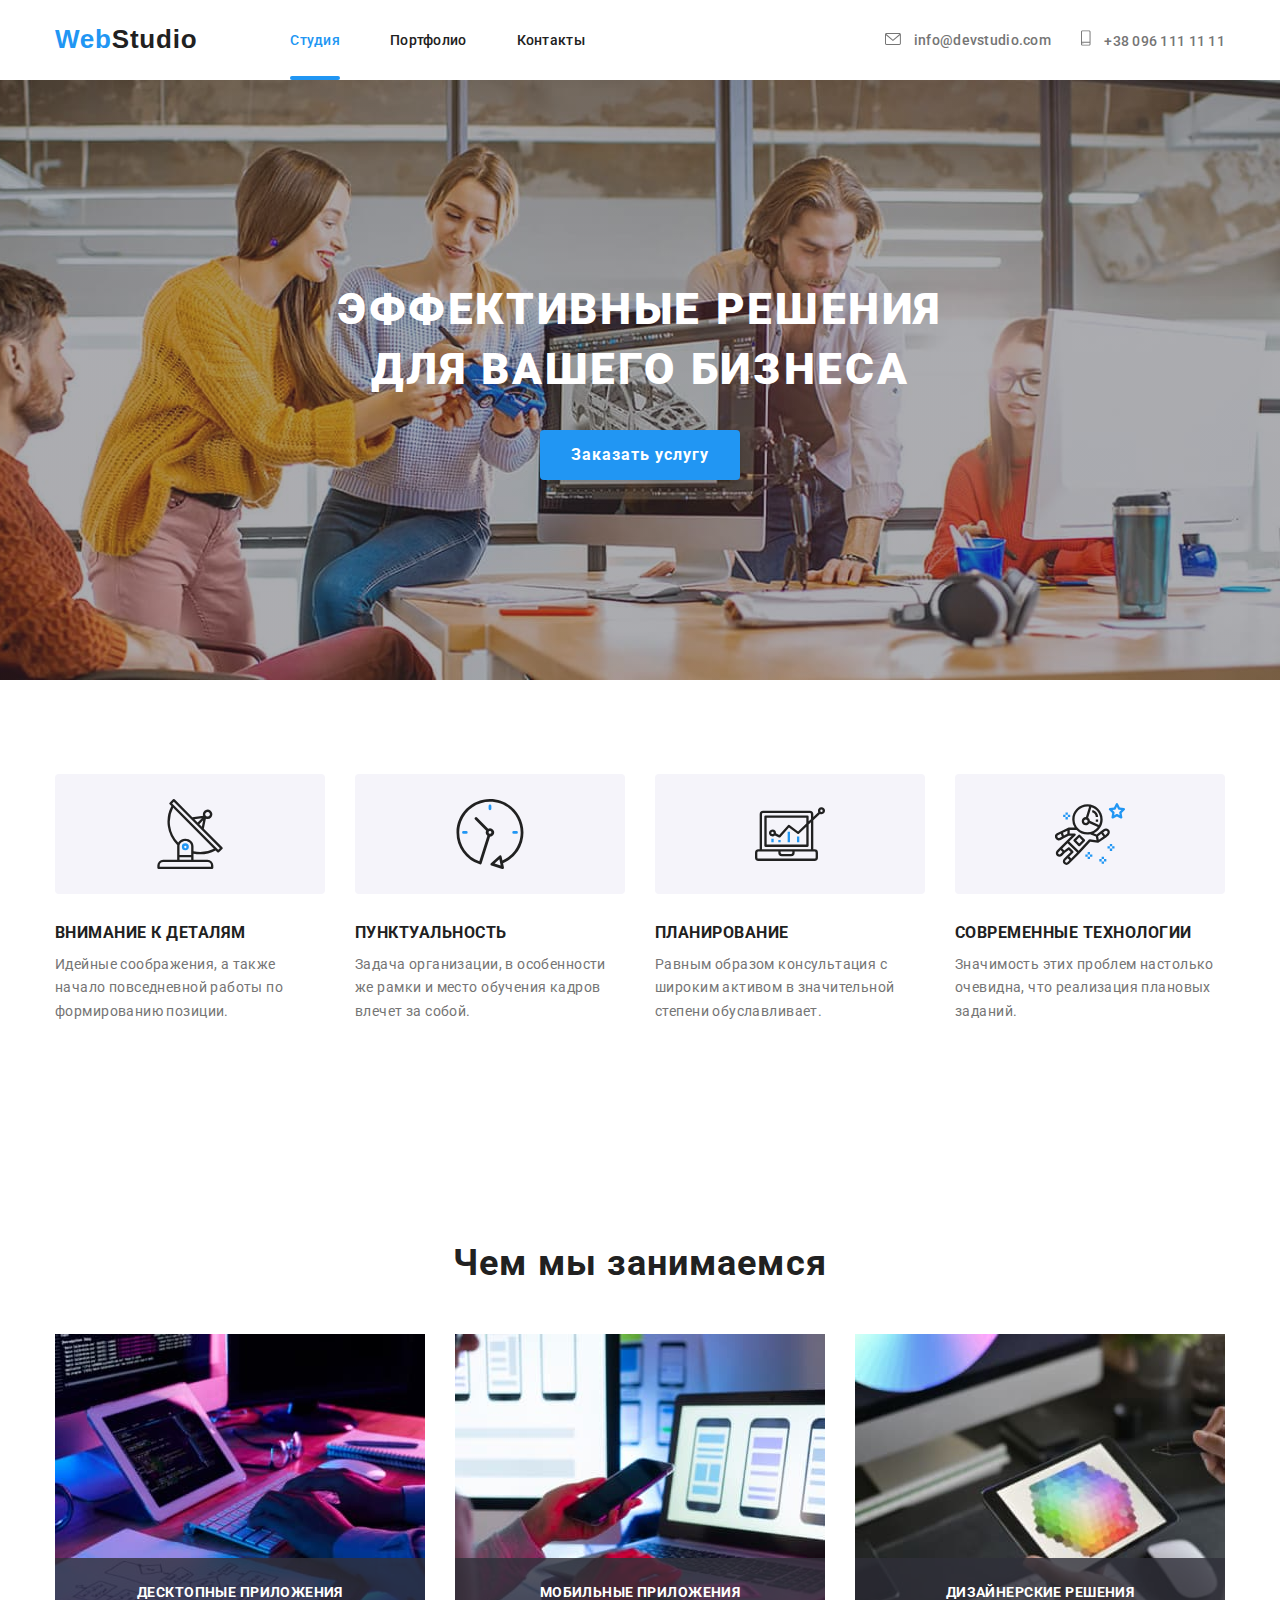
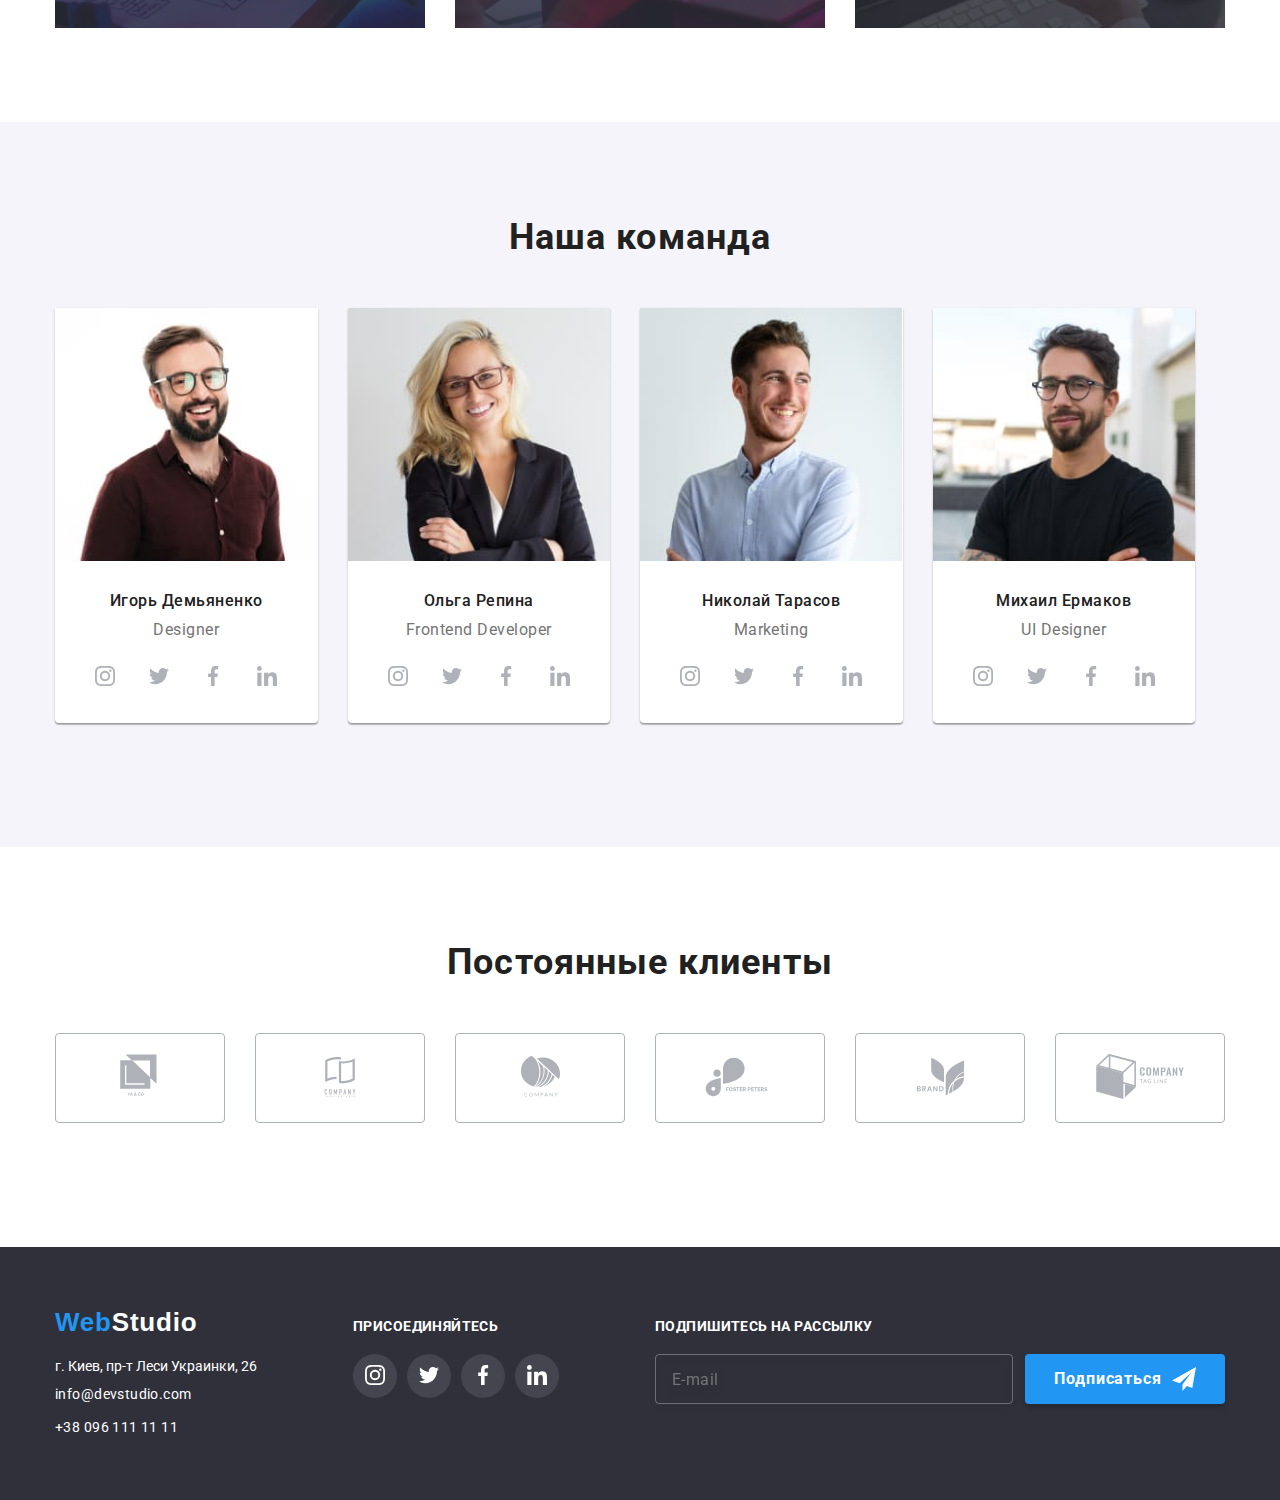
<file: index.html>
<!DOCTYPE html>
<html lang="ru">
  <head>
    <meta charset="UTF-8" />
    <meta name="viewport" content="width=device-width, initial-scale=1.0" />
    <title>Document</title>
    <link
      href="https://fonts.googleapis.com/css2?family=Raleway:wght@700&family=Roboto:wght@400;500;700;900&display=swap"
      rel="stylesheet"
    />
    <link
      href="https://cdnjs.cloudflare.com/ajax/libs/modern-normalize/1.0.0/modern-normalize.min.css"
      rel="stylesheet"
    />
    <link href="./css/main.min.css" rel="stylesheet" />
  </head>
  <body>
    <header>
      <div class="head-container">
        <a href="./index.html" class="logo"
          ><span class="logo_accent">Web</span>Studio</a
        >
        <button type="button" class="menu-button" aria-expanded="false" data-menu-button>
          <svg class="menu-button_icon" aria-label="Кнопка мобильного меню">
            <use href="./image/sprite.svg#icon-crossclose" class="cross-icon"></use>
            <use href="./image/sprite.svg#icon-menu" class="menu-icon"></use>
          </svg>
        </button>
        <div class="menu" aria-expanded="false" data-menu>
          <nav>
            <ul class="nav">
              <li class="nav_item">
                <a href="./index.html" class="nav_link page-current">Студия</a>
              </li>
              <li class="nav_item">
                <a href="./portfolio.html" class="nav_link">Портфолио</a>
              </li>
              <li class="nav_item">
                <a href="" class="nav_link">Контакты</a>
              </li>
            </ul>
          </nav>
          <ul class="contact-list">
            <li class="contact-list_item">
              <a href="mailto:info@devstudio.com" class="contact">
                <svg class="contact_icon contact_icon--envelope">
                  <use href="./image/sprite.svg#icon-envelope"></use>
                </svg>
                info@devstudio.com</a
              >
            </li>
            <li class="contact-list_item">
              <a href="tel:+380961111111" class="contact">
                <svg class="contact_icon contact_icon--phone">
                  <use href="./image/sprite.svg#icon-smartphone"></use>
                </svg>
                +38 096 111 11 11</a
              >
            </li>
          </ul>
        </div>
      </div>
    </header>
    <section class="hero">
      <div class="banner">
        <h1 class="banner_title">
          Эффективные решения<br />для вашего бизнеса
        </h1>
        <button type="button" class="main-button" data-modal-open>
          Заказать услугу
        </button>
      </div>
    </section>
    <section class="section values-section">
      <div class="container">
        <h2 class="section_title visually-hidden">Наши ценности</h2>
        <!--этот заголовок скрыт-->
        <ul class="values">
          <li class="value">
            <div class="value_img">
              <svg class="value_icon">
                <use href="./image/sprite.svg#icon-antenna"></use>
              </svg>
            </div>
            <h3 class="value_title">Внимание к деталям</h3>
            <p class="value_descr">
              Идейные соображения, а также начало повседневной работы по
              формированию позиции.
            </p>
          </li>
          <li class="value">
            <div class="value_img">
              <svg class="value_icon">
                <use href="./image/sprite.svg#icon-clock"></use>
              </svg>
            </div>
            <h3 class="value_title">Пунктуальность</h3>
            <p class="value_descr">
              Задача организации, в особенности же рамки и место обучения кадров
              влечет за собой.
            </p>
          </li>
          <li class="value">
            <div class="value_img">
              <svg class="value_icon">
                <use href="./image/sprite.svg#icon-diagram"></use>
              </svg>
            </div>
            <h3 class="value_title">Планирование</h3>
            <p class="value_descr">
              Равным образом консультация с широким активом в значительной
              степени обуславливает.
            </p>
          </li>
          <li class="value">
            <div class="value_img">
              <svg class="value_icon">
                <use href="./image/sprite.svg#icon-astronaut"></use>
              </svg>
            </div>
            <h3 class="value_title">Современные технологии</h3>
            <p class="value_descr">
              Значимость этих проблем настолько очевидна, что реализация
              плановых заданий.
            </p>
          </li>
        </ul>
      </div>
    </section>
    <section class="section section--activities">
      <div class="container">
        <h2 class="section_title">Чем мы занимаемся</h2>
        <ul class="activities-list">
          <li class="activity">
            <img
              srcset="./image/desktop/tablet.jpg 1x, ./image/desktop/tablet@2x.jpg 2x, ./image/desktop/tablet@3x.jpg 3x"
              src="./image/img_1.jpg"
              alt="Компьютерное приложение"
              width="370"
              height="294"
            />
            <div class="activity_overlay">
              <p class="activity_title">Десктопные приложения</p>
            </div>
          </li>
          <li class="activity">
            <img
              srcset="./image/desktop/desktop.jpg 1x, ./image/desktop/desktop@2x.jpg 2x, ./image/desktop/desktop@3x.jpg 3x"
              src="./image/img_2.jpg"
              alt="Приложение для смартфона"
              width="370"
              height="294"
            />
            <div class="activity_overlay">
              <p class="activity_title">Мобильные приложения</p>
            </div>
          </li>
          <li class="activity">
            <img
              srcset="./image/desktop/hexagon.jpg 1x, ./image/desktop/hexagon@2x.jpg 2x, ./image/desktop/hexagon@3x.jpg 3x"
              src="./image/img_3.jpg"
              alt="Приложение для планшета"
              width="370"
              height="294"
            />
            <div class="activity_overlay">
              <p class="activity_title">Дизайнерские решения</p>
            </div>
          </li>
        </ul>
      </div>
    </section>
    <section class="section section--diferent">
      <div class="container">
        <h2 class="section_title">Наша команда</h2>
        <ul class="team">
          <li class="member">
            <picture>
              <source srcset="./image/mob/img_pr_design.jpg 1x, ./image/mob/img_pr_design@2x.jpg 2x, ./image/mob/img_pr_design@3x.jpg 3x" media="(max-width: 767px)"/>
              <source srcset="./image/desktop/img_pr_design.jpg 1x, ./image/desktop/img_pr_design@2x.jpg 2x, ./image/desktop/img_pr_design@3x.jpg 3x" media="(min-width: 1200px)"/>
              <source srcset="./image/tablet/img_pr_design.jpg 1x, ./image/tablet/img_pr_design@2x.jpg 2x, ./image/tablet/img_pr_design@3x.jpg 3x" media="(max-width: 767px)"/>
              <img
                src="./image/mob/img_pr_design.jpg"
                alt="Фото Игоря Демьяненко"
              />

            </picture>
            
            <h3 class="member_name">Игорь Демьяненко</h3>
            <p lang="en" class="member_position">Designer</p>
            <ul class="social-net">
              <li class="social-net_link">
                <a href="https://www.instagram.com/" target="_blank">
                  <svg class="social-net_icon instagram">
                    <use href="./image/sprite.svg#icon-instagram"></use>
                  </svg>
                </a>
              </li>
              <li class="social-net_link">
                <a href="https://twitter.com/" target="_blank">
                  <svg class="social-net_icon">
                    <use href="./image/sprite.svg#icon-twitter"></use>
                  </svg>
                </a>
              </li>
              <li class="social-net_link">
                <a href="https://www.facebook.com/" target="_blank">
                  <svg class="social-net_icon">
                    <use href="./image/sprite.svg#icon-facebook"></use>
                  </svg>
                </a>
              </li>
              <li class="social-net_link">
                <a href="https://www.linkedin.com/" target="_blank">
                  <svg class="social-net_icon">
                    <use href="./image/sprite.svg#icon-linkedin"></use>
                  </svg>
                </a>
              </li>
            </ul>
          </li>
          <li class="member">
            <picture>
              <source srcset="./image/mob/img_develop.jpg 1x, ./image/mob/img_develop@2x.jpg 2x, ./image/mob/img_develop@3x.jpg 3x" media="(max-width: 767px)"/>
              <source srcset="./image/desktop/img_develop.jpg 1x, ./image/desktop/img_develop@2x.jpg 2x, ./image/desktop/img_develop@3x.jpg 3x" media="(min-width: 1200px)"/>
              <source srcset="./image/tablet/img_develop.jpg 1x, ./image/tablet/img_develop@2x.jpg 2x, ./image/tablet/img_develop@3x.jpg 3x" media="(max-width: 767px)"/>
              <img
                src="./image/mob/img_develop.jpg"
                alt="Фото Ольги Репиной"                
              />

            </picture> 
            <h3 class="member_name">Ольга Репина</h3>
            <p lang="en" class="member_position">Frontend Developer</p>
            <ul class="social-net">
              <li class="social-net_link">
                <a href="https://www.instagram.com/" target="_blank">
                  <svg class="social-net_icon instagram">
                    <use href="./image/sprite.svg#icon-instagram"></use>
                  </svg>
                </a>
              </li>
              <li class="social-net_link">
                <a href="https://twitter.com/" target="_blank">
                  <svg class="social-net_icon">
                    <use href="./image/sprite.svg#icon-twitter"></use>
                  </svg>
                </a>
              </li>
              <li class="social-net_link">
                <a href="https://www.facebook.com/" target="_blank">
                  <svg class="social-net_icon">
                    <use href="./image/sprite.svg#icon-facebook"></use>
                  </svg>
                </a>
              </li>
              <li class="social-net_link">
                <a href="https://www.linkedin.com/" target="_blank">
                  <svg class="social-net_icon">
                    <use href="./image/sprite.svg#icon-linkedin"></use>
                  </svg>
                </a>
              </li>
            </ul>
          </li>
          <li class="member">
            <picture>
              <source srcset="./image/mob/img_market.jpg 1x, ./image/mob/img_market@2x.jpg 2x, ./image/mob/img_market@3x.jpg 3x" media="(max-width: 767px)"/>
              <source srcset="./image/desktop/img_market.jpg 1x, ./image/desktop/img_market@2x.jpg 2x, ./image/desktop/img_market@3x.jpg 3x" media="(min-width: 1200px)"/>
              <source srcset="./image/tablet/img_market.jpg 1x, ./image/tablet/img_market@2x.jpg 2x, ./image/tablet/img_market@3x.jpg 3x" media="(max-width: 767px)"/>
              <img
                src="./image/mob/img_market.jpg"
                alt="Фото Николая Тарасова"
                
              />

            </picture> 
            
            <h3 class="member_name">Николай Тарасов</h3>
            <p lang="en" class="member_position">Marketing</p>
            <ul class="social-net">
              <li class="social-net_link">
                <a href="https://www.instagram.com/" target="_blank">
                  <svg class="social-net_icon instagram">
                    <use href="./image/sprite.svg#icon-instagram"></use>
                  </svg>
                </a>
              </li>
              <li class="social-net_link">
                <a href="https://twitter.com/" target="_blank">
                  <svg class="social-net_icon">
                    <use href="./image/sprite.svg#icon-twitter"></use>
                  </svg>
                </a>
              </li>
              <li class="social-net_link">
                <a href="https://www.facebook.com/" target="_blank">
                  <svg class="social-net_icon">
                    <use href="./image/sprite.svg#icon-facebook"></use>
                  </svg>
                </a>
              </li>
              <li class="social-net_link">
                <a href="https://www.linkedin.com/" target="_blank">
                  <svg class="social-net_icon">
                    <use href="./image/sprite.svg#icon-linkedin"></use>
                  </svg>
                </a>
              </li>
            </ul>
          </li>
          <li class="member">
            <picture>
              <source srcset="./image/mob/img_ui_design.jpg 1x, ./image/mob/img_ui_design@2x.jpg 2x, ./image/mob/img_ui_design@3x.jpg 3x" media="(max-width: 767px)"/>
              <source srcset="./image/desktop/img_ui_design.jpg 1x, ./image/desktop/img_ui_design@2x.jpg 2x, ./image/desktop/img_ui_design@3x.jpg 3x" media="(min-width: 1200px)"/>
              <source srcset="./image/tablet/img_ui_design.jpg 1x, ./image/tablet/img_ui_design@2x.jpg 2x, ./image/tablet/img_ui_design@3x.jpg 3x" media="(max-width: 767px)"/>
              <img
                src="./image/mob/img_ui_design.jpg"
                alt="Фото Михаила Ермакова"                
              />
            </picture> 
            
            <h3 class="member_name">Михаил Ермаков</h3>
            <p lang="en" class="member_position">UI Designer</p>
            <ul class="social-net">
              <li class="social-net_link">
                <a href="https://www.instagram.com/" target="_blank">
                  <svg class="social-net_icon instagram">
                    <use href="./image/sprite.svg#icon-instagram"></use>
                  </svg>
                </a>
              </li>
              <li class="social-net_link">
                <a href="https://twitter.com/" target="_blank">
                  <svg class="social-net_icon">
                    <use href="./image/sprite.svg#icon-twitter"></use>
                  </svg>
                </a>
              </li>
              <li class="social-net_link">
                <a href="https://www.facebook.com/" target="_blank">
                  <svg class="social-net_icon">
                    <use href="./image/sprite.svg#icon-facebook"></use>
                  </svg>
                </a>
              </li>
              <li class="social-net_link">
                <a href="https://www.linkedin.com/" target="_blank">
                  <svg class="social-net_icon">
                    <use href="./image/sprite.svg#icon-linkedin"></use>
                  </svg>
                </a>
              </li>
            </ul>
          </li>
        </ul>
      </div>
    </section>
    <section class="section">
      <div class="container">
        <h2 class="section_title">Постоянные клиенты</h2>
        <ul class="client-base">
          <li class="client">
            <a href="" target="_blank">
              <svg class="client_logo client_logo--1">
                <use href="./image/sprite.svg#icon-logo-1"></use>
              </svg>
            </a>
          </li>
          <li class="client">
            <a href="" target="_blank">
              <svg class="client_logo client_logo--2">
                <use href="./image/sprite.svg#icon-logo-2"></use>
              </svg>
            </a>
          </li>
          <li class="client">
            <a href="" target="_blank">
              <svg class="client_logo client_logo--3">
                <use href="./image/sprite.svg#icon-logo-3"></use>
              </svg>
            </a>
          </li>
          <li class="client">
            <a href="" target="_blank">
              <svg class="client_logo client_logo--4">
                <use href="./image/sprite.svg#icon-logo-4"></use>
              </svg>
            </a>
          </li>
          <li class="client">
            <a href="" target="_blank">
              <svg class="client_logo client_logo--5">
                <use href="./image/sprite.svg#icon-logo-5"></use>
              </svg>
            </a>
          </li>
          <li class="client">
            <a href="" target="_blank">
              <svg class="client_logo client_logo--6">
                <use href="./image/sprite.svg#icon-logo-6"></use>
              </svg>
            </a>
          </li>
        </ul>
      </div>
    </section>
    <footer>
      <div class="container container--footer">
        <div class="impressum-block">
          <a href="./index.html" class="logo logo--under"
            ><span class="logo_accent">Web</span>Studio
          </a>
          <address>
            <ul class="impressum">
              <li class="impressum_item">г. Киев, пр-т Леси Украинки, 26</li>
              <li class="impressum_item">
                <a href="mailto:info@devstudio.com" class="impressum_contact"
                  >info@devstudio.com</a
                >
              </li>
              <li class="impressum_item">
                <a href="tel:+380961111111" class="impressum_contact"
                  >+38 096 111 11 11</a
                >
              </li>
            </ul>
          </address>
        </div>
        <div class="corp-soc-net-block">
          <p class="join">Присоединяйтесь</p>
          <ul class="social-net social-net--corp">
            <li class="social-net_link social-net_link--corp">
              <a href="https://www.instagram.com/" target="_blank">
                <svg class="social-net_icon social-net_icon--corp">
                  <use href="./image/sprite.svg#icon-instagram"></use>
                </svg>
              </a>
            </li>
            <li class="social-net_link social-net_link--corp">
              <a href="https://twitter.com/" target="_blank">
                <svg class="social-net_icon social-net_icon--corp">
                  <use href="./image/sprite.svg#icon-twitter"></use>
                </svg>
              </a>
            </li>
            <li class="social-net_link social-net_link--corp">
              <a href="https://www.facebook.com/" target="_blank">
                <svg class="social-net_icon social-net_icon--corp">
                  <use href="./image/sprite.svg#icon-facebook"></use>
                </svg>
              </a>
            </li>
            <li class="social-net_link social-net_link--corp">
              <a href="https://www.linkedin.com/" target="_blank">
                <svg class="social-net_icon social-net_icon--corp">
                  <use href="./image/sprite.svg#icon-linkedin"></use>
                </svg>
              </a>
            </li>
          </ul>
        </div>
        <div class="subscribe-block">
          <p class="join">Подпишитесь на рассылку</p>
          <form class="form-footter">
            <input
              type="email"
              name="subscribe-mail"
              placeholder="E-mail"
              class="subscribe-mail"
            />
            <button type="submit" class="main-button main-button--subscription">
              <span>Подписаться</span>
              <svg class="subscribe_icon">
                <use href="./image/sprite.svg#icon-telegram"></use>
              </svg>
            </button>
          </form>
        </div>
      </div>
    </footer>
    <div class="backdrop is-hidden" data-modal>
      <div class="modal">
        <button type="button" class="close-button" data-modal-close>
          <svg class="close-button_icon">
            <use href="./image/sprite.svg#icon-crossclose"></use>
          </svg>
        </button>
        <h2 class="modal_title">Оставьте свои данные, мы вам перезвоним</h2>
        <form class="modal_form">
          <label class="label label--user-name">
            <input
              type="text"
              name="user-name"
              class="user-data"
              placeholder="  "
            />
            <span class="label-descr">Имя</span>
            <svg class="input-icon">
              <use href="./image/sprite.svg#icon-person"></use>
            </svg>
          </label>
          <label class="label label--user-tel">
            <input
              type="tel"
              name="user-tel"
              class="user-data"
              placeholder=" "
            />
            <span class="label-descr">Телефон</span>
            <svg class="input-icon">
              <use href="./image/sprite.svg#icon-oldphone"></use>
            </svg>
          </label>
          <label class="label label--user-email">
            <input
              type="email"
              name="user-email"
              class="user-data"
              placeholder=" "
            />
            <span class="label-descr">Почта</span>
            <svg class="input-icon">
              <use href="./image/sprite.svg#icon-email"></use>
            </svg>
          </label>
          <div class="comment">
            <textarea
              name="comment"
              rows="5"
              placeholder=" "
              class="comment_field"
            ></textarea>
            <span class="comment_descr">Комментарий</span>
          </div>
          <label class="datapolicy">
            <input type="checkbox" value="agree" required class="datapolicy_check" />
            <span class="datapolicy_check-icon"></span>
            <span class="datapolicy_consent">
              Соглашаюсь с рассылкой и принимаю
              <a href="" target="_blank" class="datapolicy_link"
                >Условия договора</a
              >
            </span>
          </label>
          <button type="submit" class="main-button main-button--send">
            Отправить
          </button>
        </form>
        <!--<h1 class="form-title">Оставьте свои данные, мы вам перезвоним</h1>
        <form class="form">
          <label class="label">
            <input type="text" name="user-name" placeholder=" " class="input" />
            <span class="pin">Имя</span>
            <svg class="form-icon person">
              <use href="./image/sprite.svg#icon-person"></use>
            </svg>
          </label>
          <label class="label">
            <input type="tel" name="user-tel" placeholder=" " class="input" />
            <span class="pin">Телефон</span>
            <svg class="form-icon tel">
              <use href="./image/sprite.svg#icon-oldphone"></use>
            </svg>
          </label>
          <label class="label">
            <input type="email" name="email" placeholder=" " class="input" />
            <span class="pin">Почта</span>
            <svg class="form-icon mail">
              <use href="./image/sprite.svg#icon-mail"></use>
            </svg>
          </label>
          <label class="comment-text">
            <textarea
              name="comment"
              rows="5"
              placeholder=" "
              class="comment"
            ></textarea>
            <span class="comment-pin">Комментарий</span>
          </label>
          <label class="confidantial">
            <input
              type="checkbox"
              value="agree"
              required
              class="confidantial-checkbox-hidden"
            />
            Соглашаюсь с рассылкой и принимаю <a href="">Условия договора</a>
            <svg class="confidantial-checkbox">
              <use href="./image/sprite.svg#icon-check"></use>
            </svg>
          </label>
          <button type="submit" class="submit-button">Отправить</button>
        </form>-->
      </div>
    </div>
    <script src="./js/modal.js"></script>
    <script src="./js/menu.js"></script>
  </body>
</html>
</file>
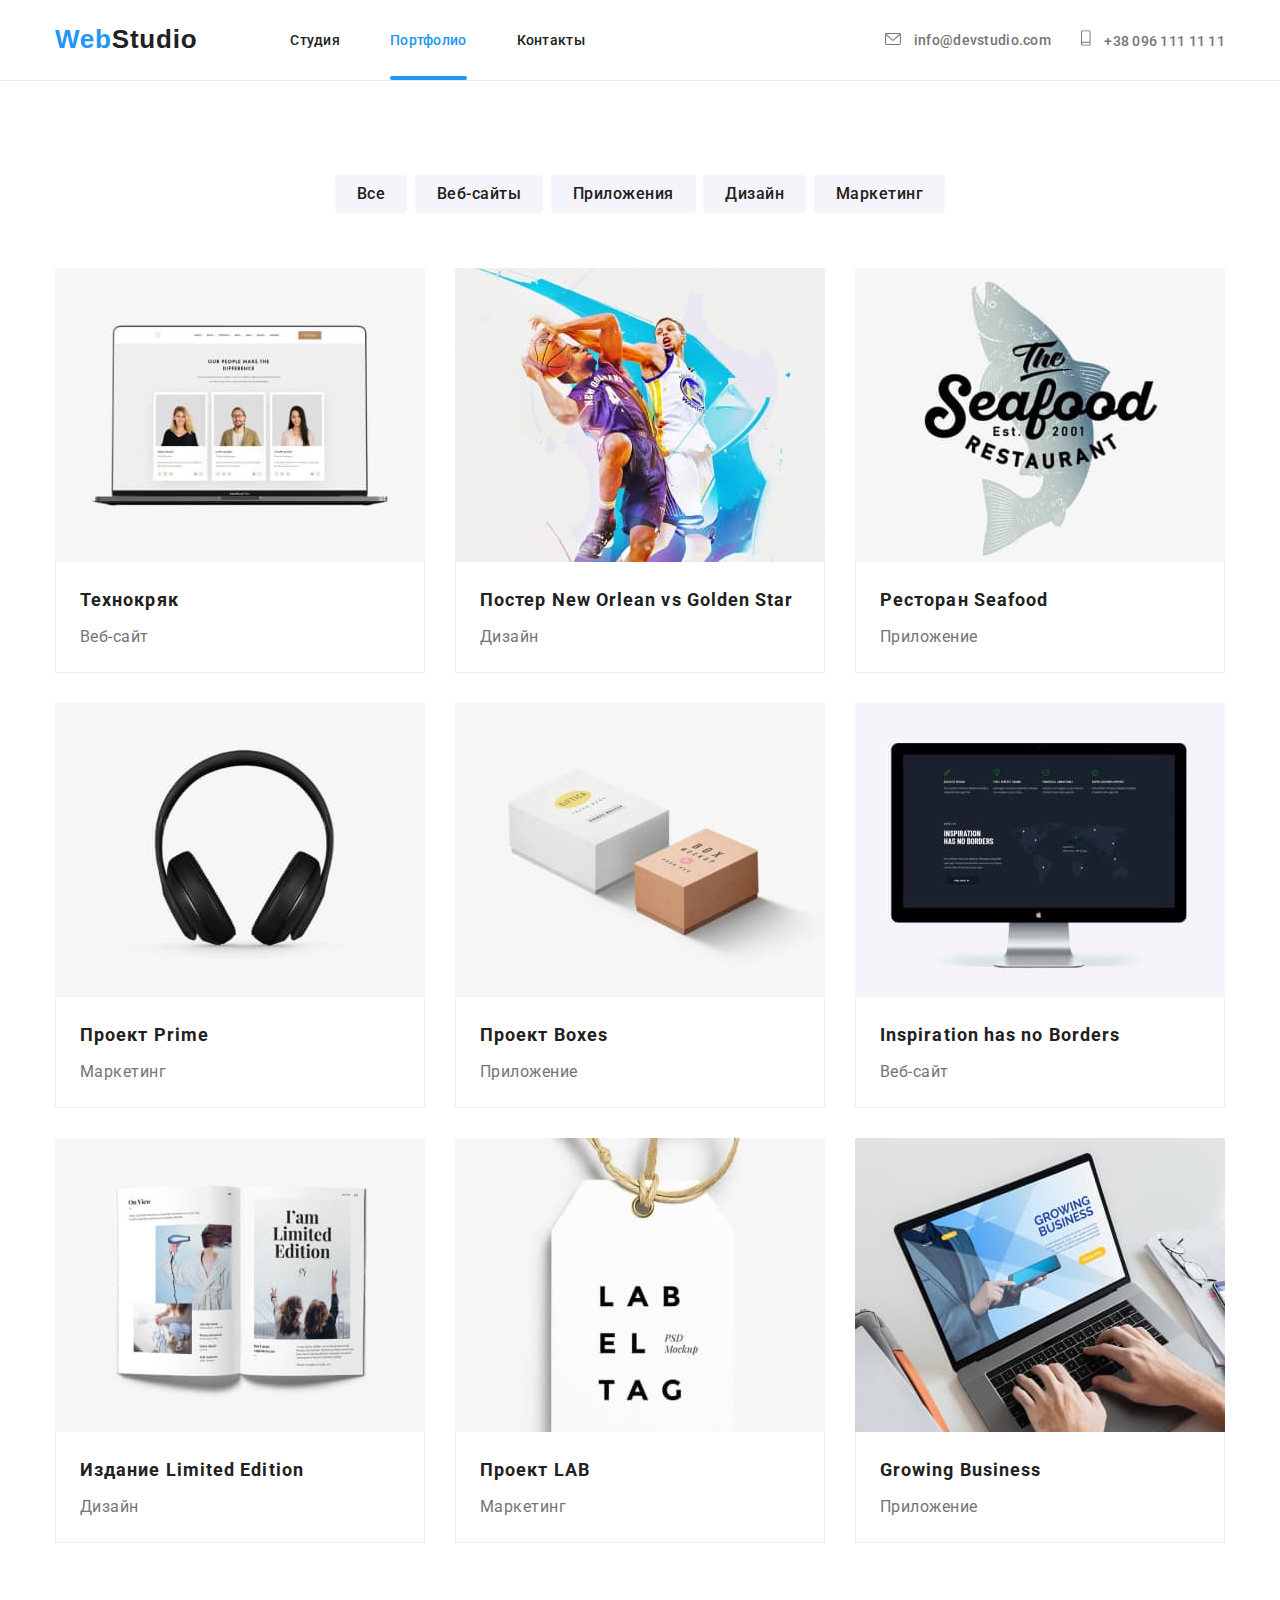
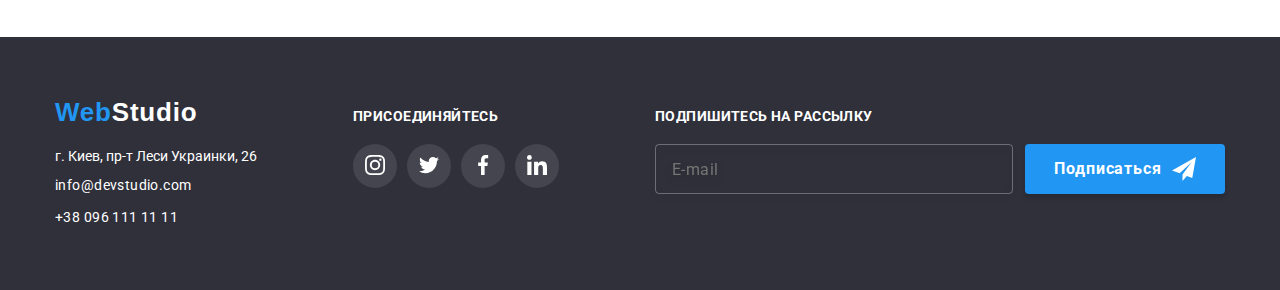
<file: portfolio.html>
<!DOCTYPE html>
<html lang="ru">
  <head>
    <meta charset="UTF-8" />
    <meta name="viewport" content="width=device-width, initial-scale=1.0" />
    <title>Portfolio</title>
    <link
      href="https://fonts.googleapis.com/css2?family=Raleway:wght@700&family=Roboto:wght@400;500;700;900&display=swap"
      rel="stylesheet"
    />
    <link
      href="https://cdnjs.cloudflare.com/ajax/libs/modern-normalize/1.0.0/modern-normalize.min.css"
      rel="stylesheet"
    />
    <link href="./css/main.min.css" rel="stylesheet" />
  </head>
  <body>
    <header class="portfolio-header">
      <div class="head-container">
        <a href="./index.html" class="logo">
          <span class="logo_accent">Web</span>Studio
        </a>
        <button type="button" class="menu-button" aria-expanded="false" data-menu-button>
          <svg class="menu-button_icon" aria-label="Кнопка мобильного меню">
            <use href="./image/sprite.svg#icon-crossclose" class="cross-icon"></use>
            <use href="./image/sprite.svg#icon-menu" class="menu-icon"></use>
          </svg>
        </button>
        <div class="menu" aria-expanded="false" data-menu>
          <nav>
            <ul class="nav">
              <li class="nav_item">
                <a href="./index.html" class="nav_link">Студия</a>
              </li>
              <li class="nav_item">
                <a href="./portfolio.html" class="nav_link page-current">Портфолио</a>
              </li>
              <li class="nav_item">
                <a href="" class="nav_link">Контакты</a>
              </li>
            </ul>
          </nav>
          <ul class="contact-list">
            <li class="contact-list_item">
              <a href="mailto:info@devstudio.com" class="contact">
                <svg class="contact_icon contact_icon--envelope">
                  <use href="./image/sprite.svg#icon-envelope"></use>
                </svg>
                info@devstudio.com
              </a>
            </li>
            <li class="contact-list_item">
              <a href="tel:+380961111111" class="contact">
                <svg class="contact_icon contact_icon--phone">
                  <use href="./image/sprite.svg#icon-smartphone"></use>
                </svg>
                +38 096 111 11 11</a
              >
            </li>
          </ul>
        </div>
        
      </div>
    </header>
    <main class="section">
      <div class="container">
        <h1 class="section_title visually-hidden">Наши работы</h1>
        <!--скрыт-->
        <ul class="button-list">
          <li class="button-list_item">
            <button type="button" class="button">Все</button>
          </li>
          <li class="button-list_item">
            <button type="button" class="button">Веб-сайты</button>
          </li>
          <li class="button-list_item">
            <button type="button" class="button">Приложения</button>
          </li>
          <li class="button-list_item">
            <button type="button" class="button">Дизайн</button>
          </li>
          <li class="button-list_item">
            <button type="button" class="button">Маркетинг</button>
          </li>
        </ul>
        <ul class="gallery">
          <li class="work">
            <a href="" class="work_link">
              <div class="work_view">
                <picture>
                  <source srcset="./image/mob/teccrack.jpg 1x, ./image/mob/teccrack@2x.jpg 2x, ./image/mob/teccrack@3x.jpg 3x" media="(max-width: 767px)"/>
                  <source srcset="./image/desktop/teccrack.jpg 1x, ./image/desktop/teccrack@2x.jpg 2x, ./image/desktop/tecrack@3x.jpg 3x" media="(min-width: 1200px)"/>
                  <source srcset="./image/tablet/teccrack.jpg 1x, ./image/tablet/teccrack@2x.jpg 2x, ./image/tablet/teccrack@3x.jpg 3x" media="(min-width: 768px)"/>
                  <img
                    src="./image/teccrack.jpg"
                    alt="Фото веб-сайта"
                    
                  />
    
                </picture>
                
                <div class="work_overlay">
                  <p class="work_descr">
                    Технокряк это современная площадка распространения
                    коронавируса. Компании используют эту платформу для
                    цифрового шпионажа и атак на защищённые сервера конкурентов.
                  </p>
                </div>
              </div>
              <div class="work_underdescr">
                <h2 class="work_title">Технокряк</h2>
                <p class="work_type">Веб-сайт</p>
              </div>
            </a>
          </li>
          <li class="work">
            <a href="" class="work_link">
              <div class="work_view">
                <picture>
                  <source srcset="./image/mob/poster.jpg 1x, ./image/mob/poster@2x.jpg 2x, ./image/mob/poster@3x.jpg 3x" media="(max-width: 767px)"/>
                  <source srcset="./image/desktop/poster.jpg 1x, ./image/desktop/poster@2x.jpg 2x, ./image/desktop/poster@3x.jpg 3x" media="(min-width: 1200px)"/>
                  <source srcset="./image/tablet/poster.jpg 1x, ./image/tablet/poster@2x.jpg 2x, ./image/tablet/poster@3x.jpg 3x" media="(min-width: 768px)"/>
                  <img
                    src="./image/poster.jpg"
                    alt="Постер к баскетбольному матчу"
                    
                  />
    
                </picture>
               
                <div class="work_overlay">
                  <p class="work_descr">
                    Lorem ipsum dolor, sit amet consectetur adipisicing elit.
                    Beatae hic consequuntur, nihil aliquid odit, veniam vero
                    reprehenderit illo magnam nam voluptatem excepturi quo neque
                    adipisci aperiam. At aliquid laudantium neque.
                  </p>
                </div>
              </div>
              <div class="work_underdescr">
                <h2 class="work_title">Постер New Orlean vs Golden Star</h2>
                <p class="work_type">Дизайн</p>
              </div>
            </a>
          </li>
          <li class="work">
            <a href="" class="work_link">
              <div class="work_view">
                <picture>
                  <source srcset="./image/mob/seafood.jpg 1x, ./image/mob/seafood@2x.jpg 2x, ./image/mob/seafood@3x.jpg 3x" media="(max-width: 767px)"/>
                  <source srcset="./image/desktop/seafood.jpg 1x, ./image/desktop/seafood@2x.jpg 2x, ./image/desktop/seafood@3x.jpg 3x" media="(min-width: 1200px)"/>
                  <source srcset="./image/tablet/seafood.jpg 1x, ./image/tablet/seafood@2x.jpg 2x, ./image/tablet/seafood@3x.jpg 3x" media="(min-width: 768px)"/>
                  <img
                    src="./image/seafood.jpg"
                    alt="Название ресторана на фоне рыбы"
                    
                  />
    
                </picture>
               
                <div class="work_overlay">
                  <p class="work_descr">
                    Lorem ipsum dolor sit amet consectetur adipisicing elit.
                    Alias minus beatae consectetur corrupti! Dolorem velit porro
                    ea aperiam, veritatis minus. Officia voluptatum aliquid
                    deserunt sapiente explicabo quaerat quis, obcaecati hic!
                  </p>
                </div>
              </div>
              <div class="work_underdescr">
                <h2 class="work_title">Ресторан Seafood</h2>
                <p class="work_type">Приложение</p>
              </div>
            </a>
          </li>
          <li class="work">
            <a href="" class="work_link">
              <div class="work_view">
                <picture>
                  <source srcset="./image/mob/earphones.jpg 1x, ./image/mob/earphones@2x.jpg 2x, ./image/mob/earphones@3x.jpg 3x" media="(max-width: 767px)"/>
                  <source srcset="./image/desktop/earphones.jpg 1x, ./image/desktop/earphones@2x.jpg 2x, ./image/desktop/earphones@3x.jpg 3x" media="(min-width: 1200px)"/>
                  <source srcset="./image/tablet/earphones.jpg 1x, ./image/tablet/earphones@2x.jpg 2x, ./image/tablet/earphones@3x.jpg 3x" media="(min-width: 768px)"/>
                  <img
                    src="./image/earphones.jpg"
                    alt="Фото навушников"
                    
                  />
    
                </picture>
               
                <div class="work_overlay">
                  <p class="work_descr">
                    Lorem ipsum dolor sit amet, consectetur adipisicing elit.
                    Vitae veritatis quasi ducimus! Iure vel ea eius, perferendis
                    aperiam quasi consequuntur. Eum nulla rerum ipsum? Quae
                    beatae asperiores dicta facilis voluptas?
                  </p>
                </div>
              </div>
              <div class="work_underdescr">
                <h2 class="work_title">Проект Prime</h2>
                <p class="work_type">Маркетинг</p>
              </div>
            </a>
          </li>
          <li class="work">
            <a href="" class="work_link">
              <div class="work_view">
                <picture>
                  <source srcset="./image/mob/boxes.jpg 1x, ./image/mob/boxes@2x.jpg 2x, ./image/mob/boxes@3x.jpg 3x" media="(max-width: 767px)"/>
                  <source srcset="./image/desktop/boxes.jpg 1x, ./image/desktop/boxes@2x.jpg 2x, ./image/desktop/boxes@3x.jpg 3x" media="(min-width: 1200px)"/>
                  <source srcset="./image/tablet/boxes.jpg 1x, ./image/tablet/boxes@2x.jpg 2x, ./image/tablet/boxes@3x.jpg 3x" media="(min-width: 768px)"/>
                  <img
                    src="./image/boxes.jpg"
                    alt="Фото двух коробок"
                    
                  />
    
                </picture>
              
                <div class="work_overlay">
                  <p class="work_descr">
                    Lorem ipsum dolor, sit amet consectetur adipisicing elit.
                    Reprehenderit mollitia ipsum, nostrum earum porro voluptates
                    officiis laborum, doloremque voluptatum eius quae sapiente,
                    laudantium aspernatur perspiciatis. Harum tempora saepe
                    expedita nemo.
                  </p>
                </div>
              </div>
              <div class="work_underdescr">
                <h2 class="work_title">Проект Boxes</h2>
                <p class="work_type">Приложение</p>
              </div>
            </a>
          </li>
          <li class="work">
            <a href="" class="work_link">
              <div class="work_view">
                <picture>
                  <source srcset="./image/mob/no-borders.jpg 1x, ./image/mob/no-borders@2x.jpg 2x, ./image/mob/no-borders@3x.jpg 3x" media="(max-width: 767px)"/>
                  <source srcset="./image/desktop/no-borders.jpg 1x, ./image/desktop/no-borders@2x.jpg 2x, ./image/desktop/no-borders@3x.jpg 3x" media="(min-width: 1200px)"/>
                  <source srcset="./image/tablet/no-borders.jpg 1x, ./image/tablet/no-borders@2x.jpg 2x, ./image/tablet/no-borders@3x.jpg 3x" media="(min-width: 768px)"/>
                  <img
                    src="./image/no-borders.jpg"
                    alt="Фото монитора"
                    
                  />
    
                </picture>
               
                <div class="work_overlay">
                  <p class="work_descr">
                    Lorem ipsum dolor sit, amet consectetur adipisicing elit.
                    Nam dolores consequuntur reprehenderit obcaecati vel
                    adipisci nostrum quasi nobis libero repellendus odio non
                    quis placeat, molestias neque cupiditate soluta
                    necessitatibus impedit?
                  </p>
                </div>
              </div>
              <div class="work_underdescr">
                <h2 lang="en" class="work_title">
                  Inspiration has no Borders
                </h2>
                <p class="work_type">Веб-сайт</p>
              </div>
            </a>
          </li>
          <li class="work">
            <a href="" class="work_link"> 
              <div class="work_view">
                <picture>
                  <source srcset="./image/mob/limited-edit.jpg 1x, ./image/mob/limited-edit@2x.jpg 2x, ./image/mob/limited-edit@3x.jpg 3x" media="(max-width: 767px)"/>
                  <source srcset="./image/desktop/limited-edit.jpg 1x, ./image/desktop/limited-edit@2x.jpg 2x, ./image/desktop/limited-edit@3x.jpg 3x" media="(min-width: 1200px)"/>
                  <source srcset="./image/tablet/limited-edit.jpg 1x, ./image/tablet/limited-edit@2x.jpg 2x, ./image/tablet/limited-edit@3x.jpg 3x" media="(min-width: 768px)"/>
                  <img
                    src="./image/limited-edit.jpg"
                    alt="Фото книжки"
                   
                  />
      
                </picture>
                
                <div class="work_overlay">
                  <p class="work_descr">
                    Lorem ipsum dolor sit amet consectetur adipisicing elit.
                    Omnis totam sit quis ex iure perferendis, rem at. Ipsam
                    totam assumenda, magnam, facilis atque omnis veritatis
                    corrupti ut mollitia ducimus sunt?
                  </p>
                </div>
              </div>
              <div class="work_underdescr">
                <h2 class="work_title">Издание Limited Edition</h2>
                <p class="work_type">Дизайн</p>
              </div>
            </a>
          </li>
          <li class="work">
            <a href="" class="work_link">
              <div class="work_view">
                <picture>
                  <source srcset="./image/mob/lab.jpg 1x, ./image/mob/lab@2x.jpg 2x, ./image/mob/lab@3x.jpg 3x" media="(max-width: 767px)"/>
                  <source srcset="./image/desktop/lab.jpg 1x, ./image/desktop/lab@2x.jpg 2x, ./image/desktop/lab@3x.jpg 3x" media="(min-width: 1200px)"/>
                  <source srcset="./image/tablet/lab.jpg 1x, ./image/tablet/lab@2x.jpg 2x, ./image/tablet/lab@3x.jpg 3x" media="(min-width: 768px)"/>
                  <img src="./image/lab.jpg" alt="Фото бирки"  />
      
                </picture>
                
                <div class="work_overlay">
                  <p class="work_descr">
                    Lorem ipsum dolor sit amet consectetur adipisicing elit.
                    Odio architecto quos unde incidunt, omnis consectetur est
                    repellendus sint consequatur a eius, facilis dolore
                    laudantium in nostrum totam eos! Eligendi, deleniti.
                  </p>
                </div>
              </div>
              <div class="work_underdescr">
                <h2 class="work_title">Проект LAB</h2>
                <p class="work_type">Маркетинг</p>
              </div>
            </a>
          </li>
          <li class="work">
            <a href="" class="work_link">
              <div class="work_view">
                <picture>
                  <source srcset="./image/mob/grow-business.jpg 1x, ./image/mob/grow-business@2x.jpg 2x, ./image/mob/grow-business@3x.jpg 3x" media="(max-width: 767px)"/>
                  <source srcset="./image/desktop/grow-business.jpg 1x, ./image/desktop/grow-business@2x.jpg 2x, ./image/desktop/grow-business@3x.jpg 3x" media="(min-width: 1200px)"/>
                  <source srcset="./image/tablet/grow-business.jpg 1x, ./image/tablet/grow-business@2x.jpg 2x, ./image/tablet/grow-business@3x.jpg 3x" media="(min-width: 768px)"/>
                  <img
                    src="./image/mob/grow-business.jpg"
                    alt="Фото ноутбука"
                    
                  />
        
                </picture>
               
                <div class="work_overlay">
                  <p class="work_descr">
                    Lorem ipsum dolor, sit amet consectetur adipisicing elit.
                    Veritatis exercitationem at perspiciatis aut blanditiis quo
                    soluta non, molestias, commodi reiciendis facere iste nisi!
                    Cum necessitatibus ad itaque deserunt vero praesentium!
                  </p>
                </div>
              </div>
              <div class="work_underdescr">
                <h2 lang="en" class="work_title">Growing Business</h2>
                <p class="work_type">Приложение</p>
              </div>
            </a>
          </li>
        </ul>
      </div>
    </main>
    <footer>
      <div class="container container--footer">
        <div class="impressum-block">
          <a href="./index.html" class="logo logo--under"
            ><span class="logo_accent">Web</span>Studio</a
          >
          <address>
            <ul class="impressum">
              <li class="impressum_item">г. Киев, пр-т Леси Украинки, 26</li>
              <li class="impressum_item">
                <a href="mailto:info@devstudio.com" class="impressum_contact"
                  >info@devstudio.com</a
                >
              </li>
              <li class="impressum_item">
                <a href="tel:+380961111111" class="impressum_contact"
                  >+38 096 111 11 11</a
                >
              </li>
            </ul>
          </address>
        </div>
        <div class="corp-soc-net-block">
          <p class="join">Присоединяйтесь</p>
          <ul class="social-net social-net--corp">
            <li class="social-net_link social-net_link--corp">
              <a href="https://www.instagram.com/" target="_blank">
                <svg class="social-net_icon social-net_icon--corp">
                  <use href="./image/sprite.svg#icon-instagram"></use>
                </svg>
              </a>
            </li>
            <li class="social-net_link social-net_link--corp">
              <a href="https://twitter.com/" target="_blank">
                <svg class="social-net_icon social-net_icon--corp">
                  <use href="./image/sprite.svg#icon-twitter"></use>
                </svg>
              </a>
            </li>
            <li class="social-net_link social-net_link--corp">
              <a href="https://www.facebook.com/" target="_blank">
                <svg class="social-net_icon social-net_icon--corp">
                  <use href="./image/sprite.svg#icon-facebook"></use>
                </svg>
              </a>
            </li>
            <li class="social-net_link social-net_link--corp">
              <a href="https://www.linkedin.com/" target="_blank">
                <svg class="social-net_icon social-net_icon--corp">
                  <use href="./image/sprite.svg#icon-linkedin"></use>
                </svg>
              </a>
            </li>
          </ul>
        </div>
        <div class="subscribe-block">
          <p class="join">Подпишитесь на рассылку</p>
          <form class="form-footter">
            <input
              type="email"
              name="subscribe-mail"
              placeholder="E-mail"
              class="subscribe-mail"
            />
            <button type="submit" class="main-button main-button--subscription">
              <span>Подписаться</span>
              <svg class="subscribe_icon">
                <use href="./image/sprite.svg#icon-telegram"></use>
              </svg>
            </button>
          </form>
        </div>
      </div>
    </footer>
    <script src="./js/menu.js"></script>
  </body>
</html>
</file>
<file: css/main.min.css>
.list,.nav,.contact-list,.values,.activities-list,.team,.social-net,.client-base,.impressum,.button-list,.gallery,.banner_title,.section_title,.value_title,.value_descr,.activity_title,.member_name,.member_position,.join,.work_title,.work_type,.modal_title{margin:0;padding:0}.list,.nav,.contact-list,.values,.activities-list,.team,.social-net,.client-base,.impressum,.button-list,.gallery{list-style:none}html{-webkit-box-sizing:border-box;box-sizing:border-box}*,*::before,*::after{-webkit-box-sizing:inherit;box-sizing:inherit}body{font-family:"Roboto",sans-serif;font-size:14px;color:#757575}img{display:block;max-width:100%;height:auto}.main-button{display:inline-block;background-color:#2196f3;width:200px;height:50px;border:transparent;-webkit-box-shadow:0px 4px 4px rgba(0,0,0,0.15);box-shadow:0px 4px 4px rgba(0,0,0,0.15);border-radius:4px;color:#fff;font-weight:700;font-size:16px;line-height:1.88;text-align:center;letter-spacing:0.06em}.main-button--subscription{display:-webkit-box;display:-ms-flexbox;display:flex;-webkit-box-pack:center;-ms-flex-pack:center;justify-content:center;-webkit-box-align:center;-ms-flex-align:center;align-items:center}.main-button:hover,.main-button:focus{cursor:pointer}.section{padding-top:60px;padding-bottom:60px}.section--diferent{background-color:#f5f4fa}@media screen and (min-width: 1200px){.section{padding-top:94px;padding-bottom:94px}}@media screen and (max-width: 1199px){.section--activities{display:none}}.section_title{color:#212121;font-weight:700;font-size:36px;line-height:1.17;text-align:center;letter-spacing:.03em;margin-bottom:30px}@media screen and (min-width: 1200px){.section_title{margin-bottom:50px}}.visually-hidden{position:absolute !important;clip:rect(1px, 1px, 1px, 1px);clip:rect(1px, 1px, 1px, 1px);padding:0 !important;border:0 !important;height:1px !important;width:1px !important;overflow:hidden}.logo{color:#212121;text-decoration:none;font-family:"Railway",sans-serif;font-weight:700;font-size:26px;line-height:1.2;letter-spacing:.03em}.logo--under{color:#fff}.logo_accent{color:#2196f3}.social-net{display:-webkit-box;display:-ms-flexbox;display:flex;-webkit-box-pack:center;-ms-flex-pack:center;justify-content:center;-webkit-box-align:baseline;-ms-flex-align:baseline;align-items:baseline}.social-net_link{display:-webkit-box;display:-ms-flexbox;display:flex;-webkit-box-pack:center;-ms-flex-pack:center;justify-content:center;-webkit-box-align:center;-ms-flex-align:center;align-items:center;width:44px;height:44px;border-radius:50%;-webkit-transition:250ms cubic-bezier(0.4, 0, 0.2, 1);transition:250ms cubic-bezier(0.4, 0, 0.2, 1)}.social-net_link--corp{background-color:rgba(255,255,255,0.1)}.social-net_link:not(:last-child){margin-right:10px}.social-net_link:focus,.social-net_link:hover{background-color:#2196f3;cursor:pointer;-webkit-transition:250ms cubic-bezier(0.4, 0, 0.2, 1);transition:250ms cubic-bezier(0.4, 0, 0.2, 1)}.social-net_icon{width:20px;height:20px;fill:#afb1b8;-webkit-transition:250ms cubic-bezier(0.4, 0, 0.2, 1);transition:250ms cubic-bezier(0.4, 0, 0.2, 1)}.social-net_icon--corp{fill:#fff}.social-net_link:focus .social-net_icon,.social-net_link:hover .social-net_icon{fill:#fff;-webkit-transition:250ms cubic-bezier(0.4, 0, 0.2, 1);transition:250ms cubic-bezier(0.4, 0, 0.2, 1)}.head-container,.banner,.container{width:100%;height:auto;padding-right:15px;padding-left:15px;margin-right:auto;margin-left:auto}@media screen and (min-width: 480px){.head-container,.banner,.container{width:480px}}@media screen and (min-width: 768px){.head-container,.banner,.container{width:768px}}@media screen and (min-width: 1200px){.head-container,.banner,.container{width:1200px}}header{position:relative}.head-container{display:-webkit-box;display:-ms-flexbox;display:flex;-webkit-box-align:center;-ms-flex-align:center;align-items:center}@media screen and (max-width: 767px){.head-container{height:60px}}.menu{display:none}.menu.is-open{display:block}@media screen and (max-width: 767px){.menu{position:absolute;z-index:999;top:100%;left:0;padding-top:60px;padding-bottom:60px;width:100%;text-align:center;background-color:#fff;-webkit-box-shadow:0px 4px 8px rgba(0,0,0,0.04),0px 2px 4px rgba(0,0,0,0.08),0px 1px 3px rgba(0,0,0,0.16);box-shadow:0px 4px 8px rgba(0,0,0,0.04),0px 2px 4px rgba(0,0,0,0.08),0px 1px 3px rgba(0,0,0,0.16)}}@media screen and (min-width: 768px){.menu{position:static;display:-webkit-box;display:-ms-flexbox;display:flex;-webkit-box-orient:horizontal;-webkit-box-direction:normal;-ms-flex-direction:row;flex-direction:row;-webkit-box-align:center;-ms-flex-align:center;align-items:center;width:100%;height:80px}}.menu-button{display:-webkit-inline-box;display:-ms-inline-flexbox;display:inline-flex;-webkit-box-align:center;-ms-flex-align:center;align-items:center;-webkit-box-pack:center;-ms-flex-pack:center;justify-content:center;margin:0;padding:0;margin-left:auto;width:40px;height:40px;background-color:transparent;border:none}.menu-button_icon{width:24px;height:16px}.menu-button .cross-icon{display:none}.menu-button.is-open .menu-icon{display:none}.menu-button.is-open .cross-icon{display:block}.menu-button.is-open .menu-button_icon{width:18.67px;height:18.67px}@media screen and (min-width: 768px){.menu-button{display:none}}.menu-button:focus .menu-button_icon,.menu-button:hover .menu-button_icon{fill:#2196f3}@media screen and (min-width: 768px){.nav{display:-webkit-box;display:-ms-flexbox;display:flex;margin-left:88px}}@media screen and (min-width: 1200px){.nav{margin-left:93px}}.nav_link{padding-bottom:8px;color:#212121;text-decoration:none;font-weight:500;line-height:1.14;letter-spacing:0.02em}.nav_link:hover,.nav_link:focus{color:#2196f3;cursor:pointer;-webkit-transition:250ms cubic-bezier(0.4, 0, 0.2, 1);transition:250ms cubic-bezier(0.4, 0, 0.2, 1)}@media screen and (min-width: 768px){.nav_link{margin:0;padding-top:32px;padding-bottom:32px}}@media screen and (max-width: 767px){.nav_item:not(:last-child){margin-bottom:40px}}@media screen and (min-width: 768px){.nav_item:not(:last-child){margin-right:50px}}.page-current{position:relative;color:#2196f3;cursor:pointer}.page-current::after{content:"";display:block;position:absolute;left:0;bottom:0;background-color:#2196f3;border-radius:2px;width:100%;height:4px}.contact-list{margin-top:60px}@media screen and (min-width: 768px){.contact-list{margin:21px 0px 21px auto}}@media screen and (min-width: 1200px){.contact-list{display:-webkit-box;display:-ms-flexbox;display:flex;-webkit-box-align:center;-ms-flex-align:center;align-items:center;-webkit-box-orient:horizontal;-webkit-box-direction:normal;-ms-flex-direction:row;flex-direction:row;margin:0px 0px 0px auto}}@media screen and (max-width: 767px){.contact-list_item:not(:last-child){margin-bottom:16px}}@media screen and (max-width: 1199px){.contact-list_item:not(:last-child){margin-bottom:10px}}@media screen and (min-width: 1200px){.contact-list_item:not(:last-child){margin-right:30px}}.contact{color:#757575;font-style:normal;font-size:14px;font-weight:500;line-height:1.14;letter-spacing:0.02em;text-decoration:none}.contact:hover,.contact:focus{color:#2196f3;cursor:pointer;-webkit-transition:250ms cubic-bezier(0.4, 0, 0.2, 1);transition:250ms cubic-bezier(0.4, 0, 0.2, 1)}.contact:hover .contact_icon,.contact:focus .contact_icon{fill:#2196f3;-webkit-transition:250ms cubic-bezier(0.4, 0, 0.2, 1);transition:250ms cubic-bezier(0.4, 0, 0.2, 1)}@media screen and (min-width: 768px) and (max-width: 1199px){.contact{display:-webkit-box;display:-ms-flexbox;display:flex;-webkit-box-align:center;-ms-flex-align:center;align-items:center;font-size:12px}}.contact_icon{margin-right:10px;fill:#757575}.contact_icon--envelope{width:16px;height:12px}.contact_icon--phone{width:10px;height:16px}.hero{height:400px;padding-top:118px;padding-bottom:118px;background-image:-webkit-gradient(linear, left top, right top, from(rgba(47,48,58,0.4)), to(rgba(47,48,58,0.4))),url(../image/mob/mob-banner.jpg);background-image:linear-gradient(to right, rgba(47,48,58,0.4), rgba(47,48,58,0.4)),url(../image/mob/mob-banner.jpg);background-repeat:no-repeat;background-position:center;background-size:cover}@media screen and (min-device-pixel-ratio: 2), screen and (-webkit-min-device-pixel-ratio: 2), screen and (min-resolution: 192dpi), screen and (min-resolution: 2dppx){.hero{background-image:-webkit-gradient(linear, left top, right top, from(rgba(47,48,58,0.4)), to(rgba(47,48,58,0.4))),url(../image/mob/mob-banner@2x.jpg);background-image:linear-gradient(to right, rgba(47,48,58,0.4), rgba(47,48,58,0.4)),url(../image/mob/mob-banner@2x.jpg)}}@media screen and (min-device-pixel-ratio: 3), screen and (-webkit-min-device-pixel-ratio: 3), screen and (min-resolution: 288dpi), screen and (min-resolution: 3dppx){.hero{background-image:-webkit-gradient(linear, left top, right top, from(rgba(47,48,58,0.4)), to(rgba(47,48,58,0.4))),url(../image/mob/mob-banner@3x.jpg);background-image:linear-gradient(to right, rgba(47,48,58,0.4), rgba(47,48,58,0.4)),url(../image/mob/mob-banner@3x.jpg)}}@media screen and (min-width: 481px) and (max-width: 768px){.hero{background-image:-webkit-gradient(linear, left top, right top, from(rgba(47,48,58,0.4)), to(rgba(47,48,58,0.4))),url(../image/tablet/tablet-banner.jpg);background-image:linear-gradient(to right, rgba(47,48,58,0.4), rgba(47,48,58,0.4)),url(../image/tablet/tablet-banner.jpg);background-size:cover}}@media screen and (min-width: 481px) and (max-width: 768px) and (min-device-pixel-ratio: 2), screen and (min-width: 481px) and (max-width: 768px) and (-webkit-min-device-pixel-ratio: 2), screen and (min-width: 481px) and (max-width: 768px) and (min-resolution: 192dpi), screen and (min-width: 481px) and (max-width: 768px) and (min-resolution: 2dppx){.hero{background-image:-webkit-gradient(linear, left top, right top, from(rgba(47,48,58,0.4)), to(rgba(47,48,58,0.4))),url(../image/tablet/tablet-banner@2x.jpg);background-image:linear-gradient(to right, rgba(47,48,58,0.4), rgba(47,48,58,0.4)),url(../image/tablet/tablet-banner@2x.jpg)}}@media screen and (min-width: 481px) and (max-width: 768px) and (min-device-pixel-ratio: 3), screen and (min-width: 481px) and (max-width: 768px) and (-webkit-min-device-pixel-ratio: 3), screen and (min-width: 481px) and (max-width: 768px) and (min-resolution: 288dpi), screen and (min-width: 481px) and (max-width: 768px) and (min-resolution: 3dppx){.hero{background-image:-webkit-gradient(linear, left top, right top, from(rgba(47,48,58,0.4)), to(rgba(47,48,58,0.4))),url(../image/tablet/tablet-banner@3x.jpg);background-image:linear-gradient(to right, rgba(47,48,58,0.4), rgba(47,48,58,0.4)),url(../image/tablet/tablet-banner@3x.jpg)}}@media screen and (min-width: 1200px){.hero{height:600px;padding-top:200px;padding-bottom:200px;background-image:-webkit-gradient(linear, left top, right top, from(rgba(47,48,58,0.4)), to(rgba(47,48,58,0.4))),url(../image/desktop/desktop-banner.jpg);background-image:linear-gradient(to right, rgba(47,48,58,0.4), rgba(47,48,58,0.4)),url(../image/desktop/desktop-banner.jpg);background-size:1600px 600px}}@media screen and (min-width: 1200px) and (min-device-pixel-ratio: 2), screen and (min-width: 1200px) and (-webkit-min-device-pixel-ratio: 2), screen and (min-width: 1200px) and (min-resolution: 192dpi), screen and (min-width: 1200px) and (min-resolution: 2dppx){.hero{background-image:-webkit-gradient(linear, left top, right top, from(rgba(47,48,58,0.4)), to(rgba(47,48,58,0.4))),url(../image/desktop/desktop-banner@2x.jpg);background-image:linear-gradient(to right, rgba(47,48,58,0.4), rgba(47,48,58,0.4)),url(../image/desktop/desktop-banner@2x.jpg)}}@media screen and (min-width: 1200px) and (min-device-pixel-ratio: 3), screen and (min-width: 1200px) and (-webkit-min-device-pixel-ratio: 3), screen and (min-width: 1200px) and (min-resolution: 288dpi), screen and (min-width: 1200px) and (min-resolution: 3dppx){.hero{background-image:-webkit-gradient(linear, left top, right top, from(rgba(47,48,58,0.4)), to(rgba(47,48,58,0.4))),url(../image/desktop/desktop-banner@3x.jpg);background-image:linear-gradient(to right, rgba(47,48,58,0.4), rgba(47,48,58,0.4)),url(../image/desktop/desktop-banner@3x.jpg)}}.banner{display:-webkit-box;display:-ms-flexbox;display:flex;-webkit-box-orient:vertical;-webkit-box-direction:normal;-ms-flex-direction:column;flex-direction:column;-webkit-box-pack:center;-ms-flex-pack:center;justify-content:center;-webkit-box-align:center;-ms-flex-align:center;align-items:center}.banner_title{color:#fff;font-weight:900;font-size:44px;line-height:1.36;text-transform:uppercase;text-align:center;letter-spacing:0.06em;margin-bottom:30px}@media screen and (max-width: 1199px){.banner_title{font-size:26px;line-height:1.62}}@media screen and (min-width: 1200px){.values-section{padding-top:94px}}@media screen and (min-width: 768px){.values{display:-webkit-box;display:-ms-flexbox;display:flex;-ms-flex-wrap:wrap;flex-wrap:wrap}}@media screen and (min-width: 1200px){.values{-ms-flex-wrap:nowrap;flex-wrap:nowrap;-webkit-box-pack:justify;-ms-flex-pack:justify;justify-content:space-between}}@media screen and (min-width: 768px){.value{width:354px}}@media screen and (min-width: 1200px){.value{margin-bottom:0%;width:270px}}.value:not(:last-child){margin-bottom:30px}@media screen and (min-width: 1200px){.value:not(:last-child){margin-right:30px}}@media screen and (min-width: 768px) and (max-width: 1199px){.value:nth-child(2n+1){margin-right:30px}}.value_img{height:120px;display:-webkit-box;display:-ms-flexbox;display:flex;-webkit-box-pack:center;-ms-flex-pack:center;justify-content:center;-webkit-box-align:center;-ms-flex-align:center;align-items:center;background-color:#f5f4fa;border-radius:4px;margin-bottom:30px}.value_icon{width:70px;height:70px}.value_title{color:#212121;font-weight:700;line-height:1.14;text-align:center;letter-spacing:.03em;text-transform:uppercase;margin-bottom:10px}@media screen and (min-width: 768px){.value_title{text-align:left}}.value_descr{font-weight:400;line-height:1.7;letter-spacing:.03em}.activities-list{display:-webkit-box;display:-ms-flexbox;display:flex;-webkit-box-pack:justify;-ms-flex-pack:justify;justify-content:space-between}.activity{position:relative}.activity_overlay{display:-webkit-box;display:-ms-flexbox;display:flex;-webkit-box-align:center;-ms-flex-align:center;align-items:center;-webkit-box-pack:center;-ms-flex-pack:center;justify-content:center;width:100%;height:70px;position:absolute;left:0;bottom:0;background-color:rgba(47,48,58,0.8)}.activity_title{font-weight:700;line-height:1.14;text-align:center;letter-spacing:.03em;text-transform:uppercase;color:#fff}.team{margin-bottom:-60px}@media screen and (min-width: 768px) and (max-width: 1199px){.team{display:-webkit-box;display:-ms-flexbox;display:flex;-ms-flex-wrap:wrap;flex-wrap:wrap;margin-right:-30px;margin-bottom:-30px}}@media screen and (min-width: 1200px){.team{display:-webkit-box;display:-ms-flexbox;display:flex;-webkit-box-pack:justify;-ms-flex-pack:justify;justify-content:space-between;margin:0}}.member{background-color:#fff;padding-bottom:24px;border-radius:0px 0px 4px 4px;-webkit-box-shadow:0px 1px 3px rgba(0,0,0,0.12),0px 1px 1px rgba(0,0,0,0.14),0px 2px 1px rgba(0,0,0,0.2);box-shadow:0px 1px 3px rgba(0,0,0,0.12),0px 1px 1px rgba(0,0,0,0.14),0px 2px 1px rgba(0,0,0,0.2);margin-bottom:60px}@media screen and (min-width: 768px){.member{width:354px;margin-right:30px;margin-bottom:30px}}@media screen and (min-width: 1200px){.member{width:270px}}.member_name{color:#212121;font-weight:500;font-size:16px;line-height:1.19;text-align:center;letter-spacing:.03em;padding-top:30px;padding-bottom:10px}.member_position{font-weight:400;font-size:16px;line-height:19px;text-align:center;letter-spacing:.03em;margin-bottom:16px}.client-base{display:-webkit-box;display:-ms-flexbox;display:flex;-ms-flex-wrap:wrap;flex-wrap:wrap;-webkit-box-pack:center;-ms-flex-pack:center;justify-content:center}@media screen and (min-width: 768px) and (max-width: 1199px){.client-base{margin-right:-30px;margin-bottom:-30px}}@media screen and (min-width: 1200px){.client-base{-webkit-box-pack:justify;-ms-flex-pack:justify;justify-content:space-between}}.client{display:-webkit-box;display:-ms-flexbox;display:flex;-webkit-box-pack:center;-ms-flex-pack:center;justify-content:center;-webkit-box-align:center;-ms-flex-align:center;align-items:center;width:210px;height:90px;border-radius:4px;border:1px solid #afb1b8;-webkit-transition:250ms cubic-bezier(0.4, 0, 0.2, 1);transition:250ms cubic-bezier(0.4, 0, 0.2, 1)}.client:not(:last-child){margin-bottom:30px}@media screen and (min-width: 480px) and (max-width: 767px){.client:nth-child(2n+1){margin-right:30px}.client:not(:nth-last-child(-n+2)){margin-bottom:30px}}@media screen and (min-width: 768px) and (max-width: 1199px){.client{width:226px;margin-right:30px;margin-bottom:30px}}@media screen and (min-width: 1200px){.client{width:170px;margin:0}}.client:hover,.client:focus{border:1px solid #2196f3;cursor:pointer;-webkit-transition:250ms cubic-bezier(0.4, 0, 0.2, 1);transition:250ms cubic-bezier(0.4, 0, 0.2, 1)}.client:hover .client_logo,.client:focus .client_logo{fill:#2196f3;cursor:pointer;-webkit-transition:250ms cubic-bezier(0.4, 0, 0.2, 1);transition:250ms cubic-bezier(0.4, 0, 0.2, 1)}.client_logo{fill:#afb1b8;-webkit-transition:250ms cubic-bezier(0.4, 0, 0.2, 1);transition:250ms cubic-bezier(0.4, 0, 0.2, 1)}.client_logo--1{width:44.27px;height:49.23px}.client_logo--2{width:40px;height:52px}.client_logo--3{width:41px;height:42.6px}.client_logo--4{width:79.66px;height:40.02px}.client_logo--5{width:59px;height:47px}.client_logo--6{width:88.5px;height:45.44px}footer{background-color:#2f303a;padding-top:60px;padding-bottom:60px}@media screen and (min-width: 768px) and (max-width: 1199px){.container--footer{display:-webkit-box;display:-ms-flexbox;display:flex;-ms-flex-wrap:wrap;flex-wrap:wrap;-webkit-box-pack:center;-ms-flex-pack:center;justify-content:center}}@media screen and (min-width: 1200px){.container--footer{display:-webkit-box;display:-ms-flexbox;display:flex;-webkit-box-orient:horizontal;-webkit-box-direction:normal;-ms-flex-direction:row;flex-direction:row;-webkit-box-align:baseline;-ms-flex-align:baseline;align-items:baseline;-webkit-box-pack:justify;-ms-flex-pack:justify;justify-content:space-between}}.impressum-block{text-align:center}@media screen and (min-width: 768px) and (max-width: 1199px){.impressum-block{width:50%}}@media screen and (min-width: 1200px){.impressum-block{text-align:left}}.impressum{color:#fff;font-style:normal;display:block;padding-top:20px}.impressum_item:not(:last-child){margin-bottom:9px}.impressum_contact{color:#fff;font-weight:400;line-height:1.7;text-decoration:none;letter-spacing:.03em;-webkit-transition:250ms cubic-bezier(0.4, 0, 0.2, 1);transition:250ms cubic-bezier(0.4, 0, 0.2, 1)}.impressum_contact:hover,.impressum_contact:focus{color:#2196f3;cursor:pointer;-webkit-transition:250ms cubic-bezier(0.4, 0, 0.2, 1);transition:250ms cubic-bezier(0.4, 0, 0.2, 1)}.corp-soc-net-block{margin-top:60px;text-align:center}@media screen and (min-width: 768px) and (max-width: 1199px){.corp-soc-net-block{width:50%;margin-top:0}}@media screen and (min-width: 1200px){.corp-soc-net-block{text-align:left;margin-top:0}}.join{font-weight:700;line-height:16px;letter-spacing:0.03em;text-transform:uppercase;color:#fff;margin-bottom:20px;padding-top:12px}@media screen and (min-width: 768px){.join{padding-top:5px}}@media screen and (max-width: 1199px){.subscribe-block{margin-top:60px;text-align:center}}.form-footter{display:-webkit-box;display:-ms-flexbox;display:flex;-webkit-box-align:center;-ms-flex-align:center;align-items:center;-webkit-box-orient:vertical;-webkit-box-direction:normal;-ms-flex-direction:column;flex-direction:column;margin-top:20px}@media screen and (min-width: 1200px){.form-footter{-webkit-box-orient:horizontal;-webkit-box-direction:normal;-ms-flex-direction:row;flex-direction:row}}.subscribe-mail{padding:15px 16px 15px 16px;margin-bottom:20px;width:358px;height:50px;background-color:transparent;border:1px solid rgba(255,255,255,0.3);-webkit-filter:drop-shadow(0px 4px 4px rgba(0,0,0,0.15));filter:drop-shadow(0px 4px 4px rgba(0,0,0,0.15));border-radius:4px;font-family:Roboto;font-weight:400;font-size:16px;line-height:1.25;letter-spacing:.03em;color:rgba(255,255,255,0.6)}@media screen and (min-width: 1200px){.subscribe-mail{margin-right:12px;margin-bottom:0}}.subscribe_icon{display:inline-block;margin-left:10px;width:24px;height:24px;fill:#fff}.backdrop{position:fixed;top:0;left:0;width:100%;height:100%;padding:93px 15px 94px 15px;background-color:rgba(0,0,0,0.2);-webkit-transition:250ms cubic-bezier(0.4, 0, 0.2, 1);transition:250ms cubic-bezier(0.4, 0, 0.2, 1)}.backdrop.is-hidden{opacity:0;visibility:hidden;-webkit-transform:translateY(100%);transform:translateY(100%);-webkit-transition:250ms cubic-bezier(0.4, 0, 0.2, 1);transition:250ms cubic-bezier(0.4, 0, 0.2, 1);pointer-events:none}.modal{position:absolute;top:50%;left:50%;-webkit-transform:translate(-50%, -50%);transform:translate(-50%, -50%);width:100%;padding:40px;background-color:#fff;-webkit-box-shadow:0px 1px 3px rgba(0,0,0,0.12),0px 1px 1px rgba(22,21,21,0.14),0px 2px 1px rgba(0,0,0,0.2);box-shadow:0px 1px 3px rgba(0,0,0,0.12),0px 1px 1px rgba(22,21,21,0.14),0px 2px 1px rgba(0,0,0,0.2);border-radius:4px;text-align:center;font-size:12px}@media screen and (min-width: 480px){.modal{width:450px}}.close-button{display:-webkit-box;display:-ms-flexbox;display:flex;-webkit-box-pack:center;-ms-flex-pack:center;justify-content:center;-webkit-box-align:center;-ms-flex-align:center;align-items:center;position:absolute;right:8px;top:8px;width:30px;height:30px;border:1px solid rgba(0,0,0,0.1);border-radius:50%;background-color:#fff;-webkit-transition:250ms cubic-bezier(0.4, 0, 0.2, 1);transition:250ms cubic-bezier(0.4, 0, 0.2, 1)}.close-button:hover,.close-button:focus{cursor:pointer;border:1px solid #2196f3;-webkit-transition:250ms cubic-bezier(0.4, 0, 0.2, 1);transition:250ms cubic-bezier(0.4, 0, 0.2, 1)}.close-button:hover .close-button_icon,.close-button:focus .close-button_icon{fill:#2196f3;-webkit-transition:250ms cubic-bezier(0.4, 0, 0.2, 1);transition:250ms cubic-bezier(0.4, 0, 0.2, 1)}.close-button_icon{width:11px;height:11px}.modal_title{font-weight:700;font-size:20px;line-height:1.15;text-align:center;letter-spacing:.03em;color:#212121}.modal_form{width:100%;margin-top:30px}.label,.comment,.datapolicy{position:relative;display:block;width:100%;margin-bottom:28px}.label:hover .input-icon,.label:focus .input-icon,.user-data:not(:placeholder-shown) ~ .input-icon{fill:#2196f3;-webkit-transition:250ms cubic-bezier(0.4, 0, 0.2, 1);transition:250ms cubic-bezier(0.4, 0, 0.2, 1)}.label:hover .input-icon,.label:focus .input-icon{cursor:pointer}.input-icon{position:absolute;top:50%;left:16px;-webkit-transform:translateY(-50%);transform:translateY(-50%);width:18px;height:18px}.user-data{width:100%;height:40px;padding:12px 12px 12px 42px;border:1px solid rgba(33,33,33,0.2);border-radius:4px;-webkit-transition:250ms cubic-bezier(0.4, 0, 0.2, 1);transition:250ms cubic-bezier(0.4, 0, 0.2, 1)}.user-data:hover,.user-data:focus{border:1px solid #2196f3;-webkit-transition:250ms cubic-bezier(0.4, 0, 0.2, 1);transition:250ms cubic-bezier(0.4, 0, 0.2, 1);cursor:pointer}.label-descr{position:absolute;top:50%;-webkit-transform:translateY(-50%);transform:translateY(-50%);left:42px;-webkit-transition:250ms cubic-bezier(0.4, 0, 0.2, 1);transition:250ms cubic-bezier(0.4, 0, 0.2, 1);font-weight:400;line-height:1.14;letter-spacing:0.01em;color:#757575}.label--user-name:hover .label-descr,.label--user-name:focus .label-descr,.label--user-name>.user-data:not(:placeholder-shown)+.label-descr{-webkit-transform:translate(-90%, -250%);transform:translate(-90%, -250%);color:#2196f3;-webkit-transition:250ms cubic-bezier(0.4, 0, 0.2, 1);transition:250ms cubic-bezier(0.4, 0, 0.2, 1)}.label--user-tel:hover .label-descr,.label--user-tel:focus .label-descr,.label--user-tel>.user-data:not(:placeholder-shown)+.label-descr{-webkit-transform:translate(-50%, -250%);transform:translate(-50%, -250%);color:#2196f3;-webkit-transition:250ms cubic-bezier(0.4, 0, 0.2, 1);transition:250ms cubic-bezier(0.4, 0, 0.2, 1)}.label--user-email:hover .label-descr,.label--user-email:focus .label-descr,.label--user-email>.user-data:not(:placeholder-shown)+.label-descr{-webkit-transform:translate(-60%, -250%);transform:translate(-60%, -250%);color:#2196f3;-webkit-transition:250ms cubic-bezier(0.4, 0, 0.2, 1);transition:250ms cubic-bezier(0.4, 0, 0.2, 1)}.comment{margin-bottom:20px}.comment_field{resize:none;width:100%;height:120px;padding:12px 16px 12px 16px;border:1px solid rgba(33,33,33,0.2);border-radius:4px;outline:none;-webkit-transition:250ms cubic-bezier(0.4, 0, 0.2, 1);transition:250ms cubic-bezier(0.4, 0, 0.2, 1)}.comment_descr{position:absolute;top:12px;left:16px}.comment:hover .comment_field,.comment:focus .comment_field{border:1px solid #2196f3;-webkit-transition:250ms cubic-bezier(0.4, 0, 0.2, 1);transition:250ms cubic-bezier(0.4, 0, 0.2, 1);cursor:pointer}.comment:hover .comment_descr,.comment:focus .comment_descr,.comment_field:not(:placeholder-shown)+.comment_descr{-webkit-transform:translateY(-200%);transform:translateY(-200%);color:#2196f3;-webkit-transition:250ms cubic-bezier(0.4, 0, 0.2, 1);transition:250ms cubic-bezier(0.4, 0, 0.2, 1)}.datapolicy_check{position:absolute !important;clip:rect(1px, 1px, 1px, 1px);clip:rect(1px, 1px, 1px, 1px);padding:0 !important;border:0 !important;height:1px !important;width:1px !important;overflow:hidden}.datapolicy{position:relative;display:-webkit-box;display:-ms-flexbox;display:flex;-webkit-box-align:center;-ms-flex-align:center;align-items:center;margin-bottom:30px;height:24px}.datapolicy_consent{position:absolute;left:24px;top:50%;-webkit-transform:translateY(-50%);transform:translateY(-50%);margin:0;padding:0;font-weight:400;line-height:1.71;text-align:left;letter-spacing:.03em;color:#757575}.datapolicy_consent::before{content:"";position:absolute;top:50%;-webkit-transform:translateY(-50%);transform:translateY(-50%);left:-24px;-webkit-box-align:center;-ms-flex-align:center;align-items:center;width:16px;height:15px;display:block;border-radius:2px;background-color:transparent;background-image:url(../image/uncheck-icon.svg);background-size:contain;cursor:pointer}.datapolicy_check:checked ~ .datapolicy_consent::before{content:"";position:absolute;top:50%;-webkit-transform:translateY(-50%);transform:translateY(-50%);left:-24px;-webkit-box-align:center;-ms-flex-align:center;align-items:center;width:16px;height:15px;display:block;border-radius:2px;background-image:url(../image/checkbox.svg);background-size:contain;background-color:#2196f3}.datapolicy_link{color:#2196f3}.portfolio-header{border-bottom:1px solid #ececec}.button-list{display:-webkit-box;display:-ms-flexbox;display:flex;-ms-flex-wrap:wrap;flex-wrap:wrap;margin-bottom:40px}@media screen and (min-width: 768px){.button-list{-ms-flex-wrap:nowrap;flex-wrap:nowrap;-webkit-box-pack:justify;-ms-flex-pack:justify;justify-content:space-between;padding-right:48px;padding-left:49px}}@media screen and (min-width: 1200px){.button-list{padding-right:280px;padding-left:280px}}.button-list_item:not(:last-child){margin-right:8px}@media screen and (min-width: 768px){.button-list_item:not(:last-child){margin-right:0}}.button{height:38px;padding:6px 22px;background-color:#f5f4fa;color:#212121;font-weight:500;font-size:16px;line-height:1.63;text-align:center;letter-spacing:.03em;border-radius:4px;border:transparent;-webkit-transition:250ms cubic-bezier(0.4, 0, 0.2, 1);transition:250ms cubic-bezier(0.4, 0, 0.2, 1)}.button:nth-child(n-2){margin-bottom:15px}.button:hover,.button:focus{background-color:#2196f3;-webkit-box-shadow:0px 3px 1px rgba(0,0,0,0.1),0px 1px 2px rgba(0,0,0,0.08),0px 2px 2px rgba(0,0,0,0.12);box-shadow:0px 3px 1px rgba(0,0,0,0.1),0px 1px 2px rgba(0,0,0,0.08),0px 2px 2px rgba(0,0,0,0.12);color:#fff;cursor:pointer;-webkit-transition:250ms cubic-bezier(0.4, 0, 0.2, 1);transition:250ms cubic-bezier(0.4, 0, 0.2, 1)}.work:hover,.work:focus{-webkit-box-shadow:0px 1px 1px rgba(0,0,0,0.12),0px 4px 4px rgba(0,0,0,0.06),1px 4px 6px rgba(0,0,0,0.16);box-shadow:0px 1px 1px rgba(0,0,0,0.12),0px 4px 4px rgba(0,0,0,0.06),1px 4px 6px rgba(0,0,0,0.16);cursor:pointer;-webkit-transition:250ms cubic-bezier(0.4, 0, 0.2, 1);transition:250ms cubic-bezier(0.4, 0, 0.2, 1)}@media screen and (max-width: 767px){.work:not(:last-child){margin-bottom:30px}}@media screen and (min-width: 768px){.work{width:354px;margin-bottom:0;margin:15px}.gallery{display:-webkit-box;display:-ms-flexbox;display:flex;-ms-flex-wrap:wrap;flex-wrap:wrap;margin:-15px}}@media screen and (min-width: 1200px){.work{width:370px}}.work_link{text-decoration:none}.work_view{position:relative;overflow:hidden}.work_overlay{position:absolute;left:0;top:0;display:-webkit-box;display:-ms-flexbox;display:flex;-webkit-box-align:center;-ms-flex-align:center;align-items:center;-webkit-box-pack:center;-ms-flex-pack:center;justify-content:center;-webkit-box-orient:vertical;-webkit-box-direction:normal;-ms-flex-direction:column;flex-direction:column;width:100%;height:100%;background-color:rgba(33,150,243,0.9);padding:0 24px 0 24px;opacity:0;-webkit-transform:translateY(100%);transform:translateY(100%);-webkit-transition:250ms cubic-bezier(0.4, 0, 0.2, 1);transition:250ms cubic-bezier(0.4, 0, 0.2, 1)}.work_descr{font-weight:400;font-size:18px;line-height:1.56;letter-spacing:.03em;color:#fff}.work:hover .work_overlay,.work:focus .work_overlay{opacity:1;-webkit-transform:translateX(0);transform:translateX(0);-webkit-transition:250ms cubic-bezier(0.4, 0, 0.2, 1);transition:250ms cubic-bezier(0.4, 0, 0.2, 1)}.work_underdescr{border:1px solid #eeeeee;border-top:0px solid transparent}.work_title{color:#212121;font-weight:700;font-size:18px;line-height:2;letter-spacing:0.06em;padding-top:20px;margin-bottom:4px;padding-left:24px}.work_type{color:#757575;font-weight:400;font-size:16px;line-height:1.88;letter-spacing:.03em;margin-top:0;padding-bottom:20px;padding-left:24px}
/*# sourceMappingURL=main.min.css.map */
</file>
